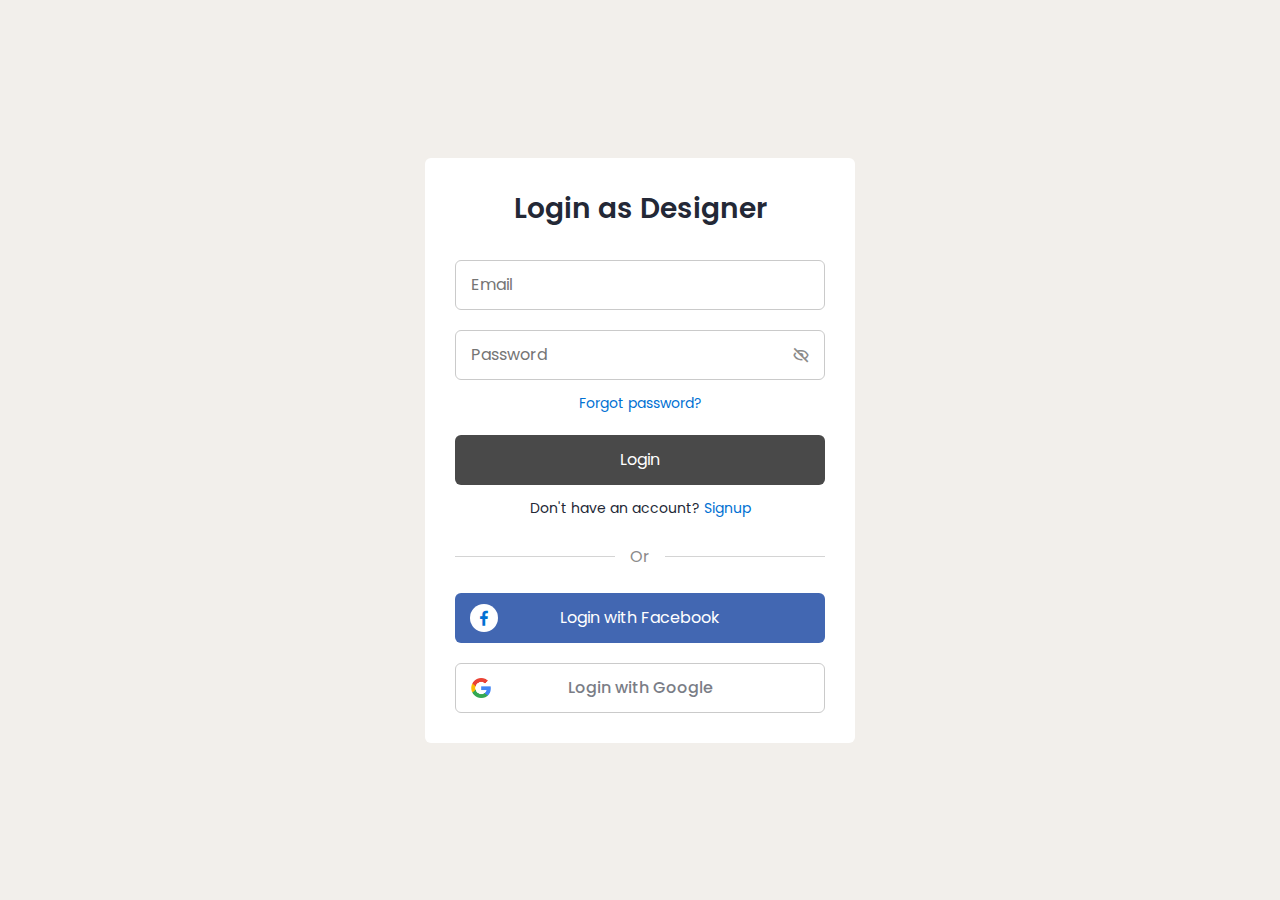
<file: templates/designer-registration.html>
<!DOCTYPE html>
<!-- Coding by CodingLab | www.codinglabweb.com-->
    <html lang="en">
    <head>
        <meta charset="UTF-8">
        <meta http-equiv="X-UA-Compatible" content="IE=edge">
        <meta name="viewport" content="width=device-width, initial-scale=1.0">
        <title> Responsive Login and Signup Form </title>

        <!-- CSS -->
        <link rel="stylesheet" href="../static/style.css">
                
        <!-- Boxicons CSS -->
        <link href='https://unpkg.com/boxicons@2.1.2/css/boxicons.min.css' rel='stylesheet'>
                        
    </head>
    <body>
        <section class="container forms">
            <div class="form login">
                <div class="form-content">
                    <header>Login as Designer</header>
                    <form action="/login-dsg" method="POST">
                        <div class="field input-field">
                            <input type="email" name = "email" placeholder="Email" class="input">
                        </div>

                        <div class="field input-field">
                            <input type="password" name = "password" placeholder="Password" class="password">
                            <i class='bx bx-hide eye-icon'></i>
                        </div>

                        <div class="form-link">
                            <a href="#" class="forgot-pass">Forgot password?</a>
                        </div>

                        <div class="field button-field">
                            <button type="submit" id = "btn">Login</a></button>
                        </div>
                    </form>

                    <div class="form-link">
                        <span>Don't have an account? <a href="#" class="link signup-link">Signup</a></span>
                    </div>
                </div>

                <div class="line"></div>

                <div class="media-options">
                    <a href="#" class="field facebook">
                        <i class='bx bxl-facebook facebook-icon'></i>
                        <span>Login with Facebook</span>
                    </a>
                </div>

                <div class="media-options">
                    <a href="#" class="field google">
                        <img src="../static/google.png" alt="" class="google-img">
                        <span>Login with Google</span>
                    </a>
                </div>

            </div>

            <!-- Signup Form -->

            <div class="form signup">
                <div class="form-content">
                    <header>Signup</header>
                    <form action="/signup-dsg" method="POST">
                        <div class="field input-field">
                            <input type="email" name = "email"placeholder="Email" class="input">
                        </div>

                        <div class="field input-field">
                            <input type="password" name = "password"placeholder="Create password" class="password">
                        </div>

                        <div class="field input-field">
                            <input type="password" name = "confirm_password" placeholder="Confirm password" class="password">
                            <i class='bx bx-hide eye-icon'></i>
                        </div>

                        <div class="field button-field">
                            <button type="submit" id = "btn">Signup</a></button>
                        </div>
                    </form>

                    <div class="form-link">
                        <span>Already have an account? <a href="#" class="link login-link">Login</a></span>
                    </div>
                </div>

                <div class="line"></div>

                <div class="media-options">
                    <a href="#" class="field facebook">
                        <i class='bx bxl-facebook facebook-icon'></i>
                        <span>Login with Facebook</span>
                    </a>
                </div>

                <div class="media-options">
                    <a href="#" class="field google">
                        <img src="../static/google.png" alt="" class="google-img">
                        <span>Login with Google</span>
                    </a>
                </div>

            </div>
        </section>

        <!-- JavaScript -->
        <script src="../static/script1.js"></script>
    </body>
</html>
</file>
<file: static/style.css>
/* Google Fonts - Poppins */
@import url('https://fonts.googleapis.com/css2?family=Poppins:wght@300;400;500;600&display=swap');

*{
    margin: 0;
    padding: 0;
    box-sizing: border-box;
    font-family: 'Poppins', sans-serif;
}
.container{
    height: 100vh;
    width: 100%;
    display: flex;
    align-items: center;
    justify-content: center;
    background-color: #f2efeb;
    column-gap: 30px;
}
.form{
    position: absolute;
    max-width: 430px;
    width: 100%;
    padding: 30px;
    border-radius: 6px;
    background: #FFF;
}
.form.signup{
    opacity: 0;
    pointer-events: none;
}
.forms.show-signup .form.signup{
    opacity: 1;
    pointer-events: auto;
}
.forms.show-signup .form.login{
    opacity: 0;
    pointer-events: none;
}
header{
    font-size: 28px;
    font-weight: 600;
    color: #232836;
    text-align: center;
}
form{
    margin-top: 30px;
}
.form .field{
    position: relative;
    height: 50px;
    width: 100%;
    margin-top: 20px;
    border-radius: 6px;
}
.field input,
.field button{
    height: 100%;
    width: 100%;
    border: none;
    font-size: 16px;
    font-weight: 400;
    border-radius: 6px;
    text-decoration: none;
    color: #000000;
}
.field input{
    outline: none;
    padding: 0 15px;
    border: 1px solid#CACACA;
}
.field input:focus{
    border-bottom-width: 2px;
}
.eye-icon{
    position: absolute;
    top: 50%;
    right: 10px;
    transform: translateY(-50%);
    font-size: 18px;
    color: #8b8b8b;
    cursor: pointer;
    padding: 5px;
}
.field button{
    text-decoration: none;
    background-color: #494949;
    transition: all 0.3s ease;
    cursor: pointer;
    
}
#btn{
    text-decoration: none;
    color: #fff;
    
}
.form-link{
    text-align: center;
    margin-top: 10px;
}
.form-link span,
.form-link a{
    font-size: 14px;
    font-weight: 400;
    color: #232836;
}
.form a{
    color: #0171d3;
    text-decoration: none;
}
.form-content a:hover{
    text-decoration: underline;
}
.line{
    position: relative;
    height: 1px;
    width: 100%;
    margin: 36px 0;
    background-color: #d4d4d4;
}
.line::before{
    content: 'Or';
    position: absolute;
    top: 50%;
    left: 50%;
    transform: translate(-50%, -50%);
    background-color: #FFF;
    color: #8b8b8b;
    padding: 0 15px;
}
.media-options a{
    display: flex;
    align-items: center;
    justify-content: center;
}
a.facebook{
    color: #fff;
    background-color: #4267b2;
}
a.facebook .facebook-icon{
    height: 28px;
    width: 28px;
    color: #0171d3;
    font-size: 20px;
    border-radius: 50%;
    display: flex;
    align-items: center;
    justify-content: center;
    background-color: #fff;
}
.facebook-icon,
img.google-img{
    position: absolute;
    top: 50%;
    left: 15px;
    transform: translateY(-50%);
}
img.google-img{
    height: 20px;
    width: 20px;
    object-fit: cover;
}
a.google{
    border: 1px solid #CACACA;
}
a.google span{
    font-weight: 500;
    opacity: 0.6;
    color: #232836;
}

@media screen and (max-width: 400px) {
    .form{
        padding: 20px 10px;
    }
    
}
</file>
